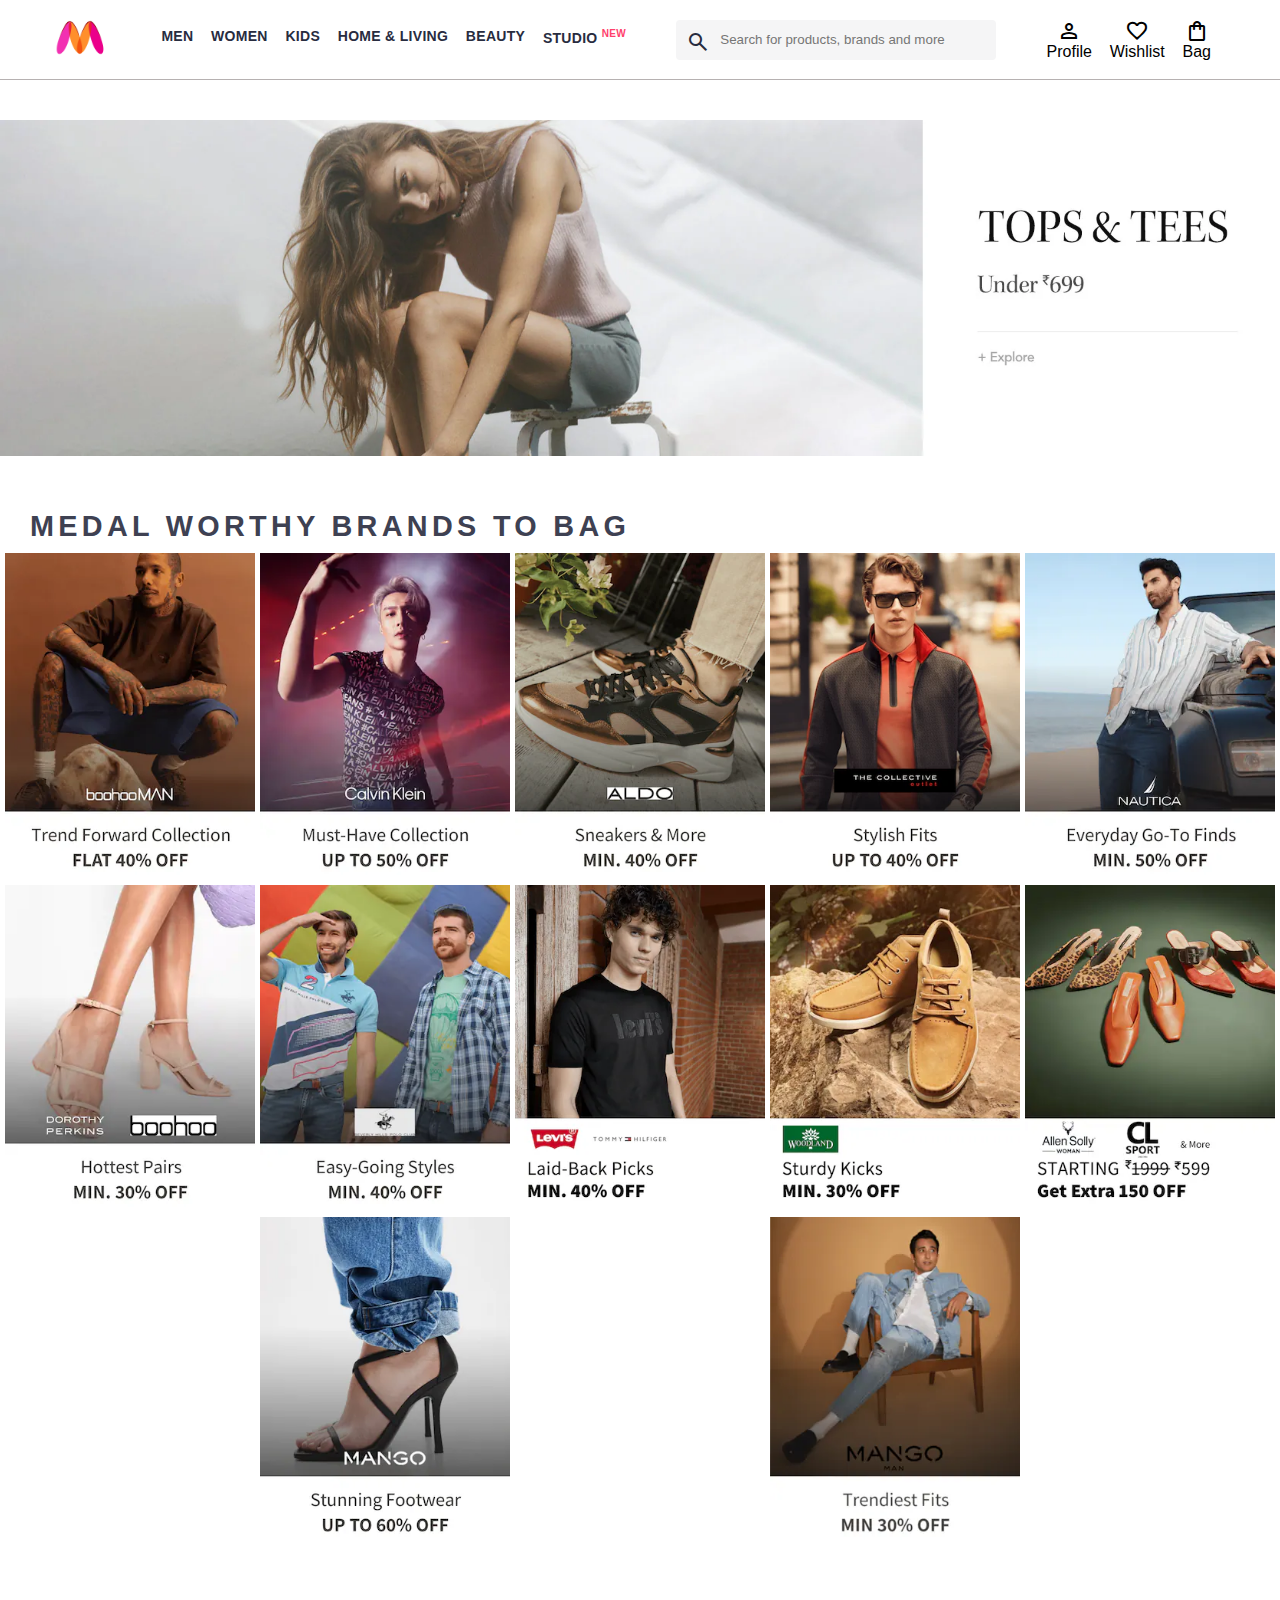
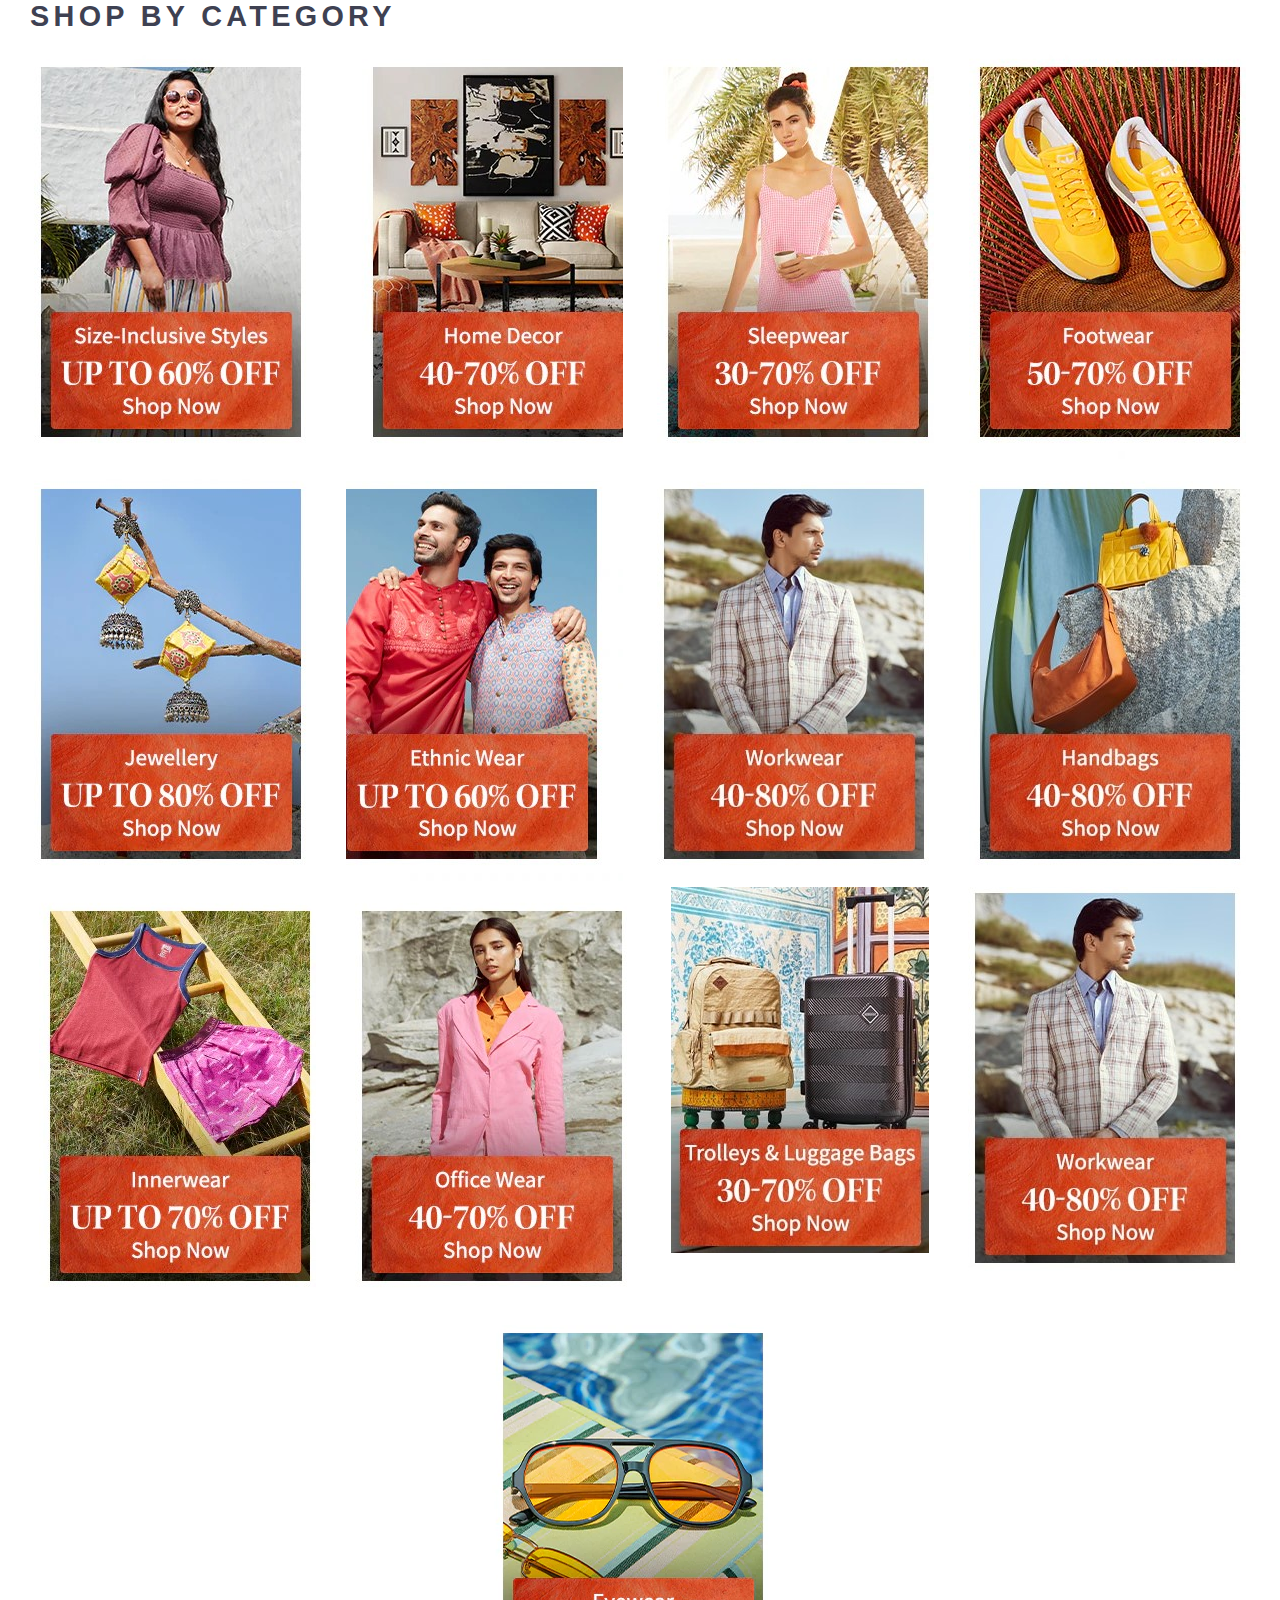
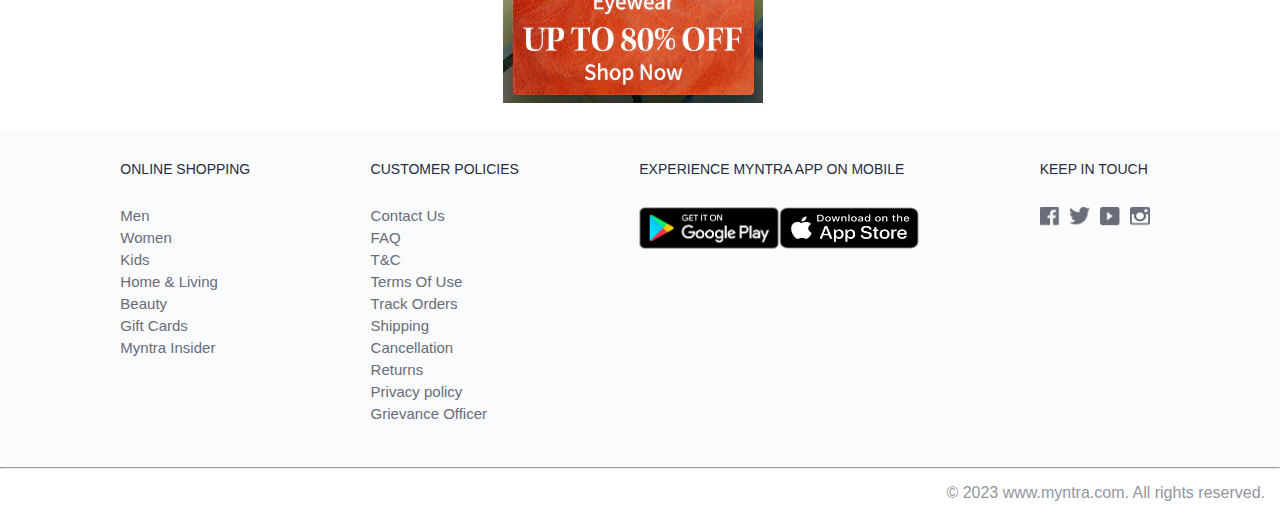
<file: index.html>
<!DOCTYPE html>
<html lang="en">
<head>
    <title>Myntra Clone</title>
    <link rel="stylesheet" href="style.css">
    <link rel="stylesheet" href="https://fonts.googleapis.com/css2?family=Material+Symbols+Outlined:opsz,wght,FILL,GRAD@20..48,100..700,0..1,-50..200" />
</head>
<body>
    <header>
        <div class="logo_container">
            <a href="#"><img class="myntra_home" src="images/myntra_logo.webp" alt="Myntra Home"></a>
        </div>
        <nav class="nav_bar">
            <a href="#">Men</a>
            <a href="#">Women</a>
            <a href="#">Kids</a>
            <a href="#">Home & Living</a>
            <a href="#">Beauty</a>
            <a href="#">Studio <sup>New</sup></a>
        </nav>
        <div class="search_bar">
            <span class="material-symbols-outlined search_icon">search</span>
            <input class="search_input" placeholder="Search for products, brands and more">
        </div>
        <div class="action_bar">
            <div class="action_container">
                <span class="material-symbols-outlined action_icon">person</span>
                <span class="action_name">Profile</span>
            </div>

            <div class="action_container">
                <span class="material-symbols-outlined action_icon">favorite</span>
                <span class="action_name">Wishlist</span>
            </div>

            <div class="action_container">
                <span class="material-symbols-outlined action_icon">shopping_bag</span>
                <span class="action_name">Bag</span>
            </div>
        </div>
    </header>
    <main>
        <div class="banner_container">
            <img class="banner_image" src="images/banner.jpg" alt="Main Banner">
        </div>
        <div class="category_heading">MEDAL WORTHY BRANDS TO BAG</div>
        <div class="category_items">
          <a href="#"><img class="sale_item" src="images/offers/1.png" alt=""></a>
          <a href="#"><img class="sale_item" src="images/offers/2.png" alt=""></a>  
          <a href="#"><img class="sale_item" src="images/offers/3.png" alt=""></a>  
          <a href="#"><img class="sale_item" src="images/offers/4.png" alt=""></a>  
          <a href="#"><img class="sale_item" src="images/offers/5.png" alt=""></a>  
          <a href="#"><img class="sale_item" src="images/offers/6.png" alt=""></a>  
          <a href="#"><img class="sale_item" src="images/offers/7.png" alt=""></a>  
          <a href="#"><img class="sale_item" src="images/offers/8.png" alt=""></a>  
          <a href="#"><img class="sale_item" src="images/offers/9.png" alt=""></a>  
          <a href="#"><img class="sale_item" src="images/offers/10.png" alt=""></a>  
          <a href="#"><img class="sale_item" src="images/offers/11.png" alt=""></a>  
          <a href="#"><img class="sale_item" src="images/offers/12.png" alt=""></a>  
        </div>

        <div class="category_heading">SHOP BY CATEGORY</div>
        <div class="category_items">
          <a href="#"><img class="sale_category" src="images/categories/1.jpg" alt=""></a>
          <a href="#"><img class="sale_category" src="images/categories/2.jpg" alt=""></a>
          <a href="#"><img class="sale_category" src="images/categories/3.jpg" alt=""></a>
          <a href="#"><img class="sale_category" src="images/categories/4.jpg" alt=""></a>
          <a href="#"><img class="sale_category" src="images/categories/5.jpg" alt=""></a>
          <a href="#"><img class="sale_category" src="images/categories/6.jpg" alt=""></a>
          <a href="#"><img class="sale_category" src="images/categories/7.jpg" alt=""></a>
          <a href="#"><img class="sale_category" src="images/categories/8.jpg" alt=""></a>
          <a href="#"><img class="sale_category" src="images/categories/9.jpg" alt=""></a>
          <a href="#"><img class="sale_category" src="images/categories/10.jpg" alt=""></a>
          <a href="#"><img class="sale_category" src="images/categories/11.jpg" alt=""></a>
          <a href="#"><img class="sale_category" src="images/categories/13.jpg" alt=""></a>
          <a href="#"><img class="sale_category" src="images/categories/14.jpg" alt=""></a>
        </div>
    </main>
    <footer>
        <div class="footer_container">
          <div class="footer_column">
          <a href="#" class="ONLINE">ONLINE SHOPPING</a>
          <a href="#">Men</a>
          <a href="#">Women</a>
          <a href="#">Kids</a>
          <a href="#">Home & Living</a>
          <a href="#">Beauty</a>
          <a href="#">Gift Cards</a>
          <a href="#">Myntra Insider</a>
        </div>
  
        <div class="footer_column">
          <a href="#" class="ONLINE">CUSTOMER POLICIES</a>
          <a href="#">Contact Us</a>
          <a href="#">FAQ</a>
          <a href="#">T&C</a>
          <a href="#">Terms Of Use</a>
          <a href="#">Track Orders</a>
          <a href="#">Shipping</a>
          <a href="#">Cancellation</a>
          <a href="#">Returns</a>
          <a href="#">Privacy policy</a>
          <a href="#">Grievance Officer</a>
        </div>
  
        <div class="footer_column">
          <a href="#" class="ONLINE">EXPERIENCE MYNTRA APP ON MOBILE</a>
          <div class="playstore">
          <a href="#"><img class="google_image" src="images/footer/google.jpg" alt="google"></a>
          <a href="#"><img class="apple_image" src="images/footer/apple.jpg" alt="apple"></a>
          </div>  
        </div>
  
        <div class="footer_column">
          <a href="#" class="ONLINE">KEEP IN TOUCH</a>
          <div class="social">
            <a href="#"><img class="social_iamges" src="images/footer/facebook.jpg" alt=""></a>
            <a href="#"><img class="social_iamges" src="images/footer/twitter.jpg" alt=""></a>
            <a href="#"><img class="social_iamges" src="images/footer/youtube.jpg" alt=""></a>
            <a href="#"><img class="social_iamges" src="images/footer/insta.jpg" alt=""></a>
          </div>
        </div>
      </div>
        <hr>

        <div class="copyright">
            © 2023 www.myntra.com. All rights reserved.
        </div>
    </footer>
</body>
</html>
</file>
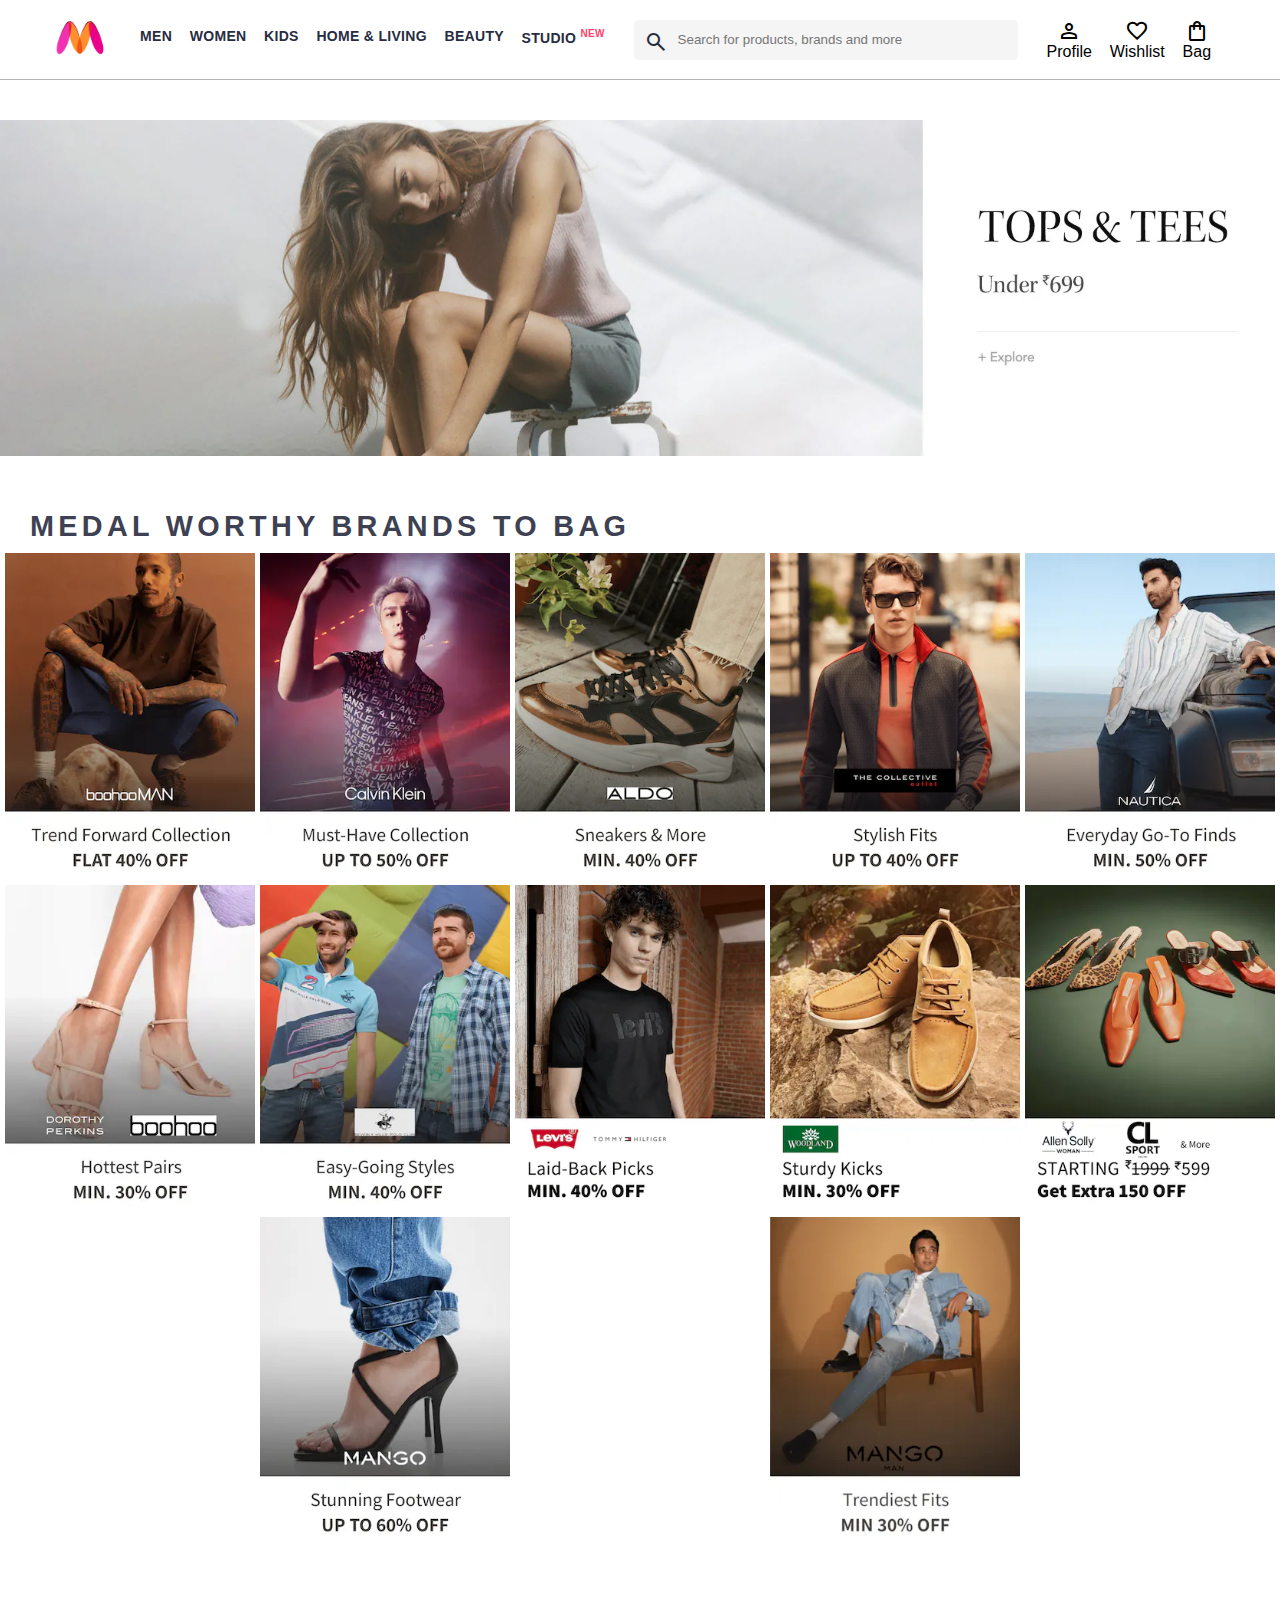
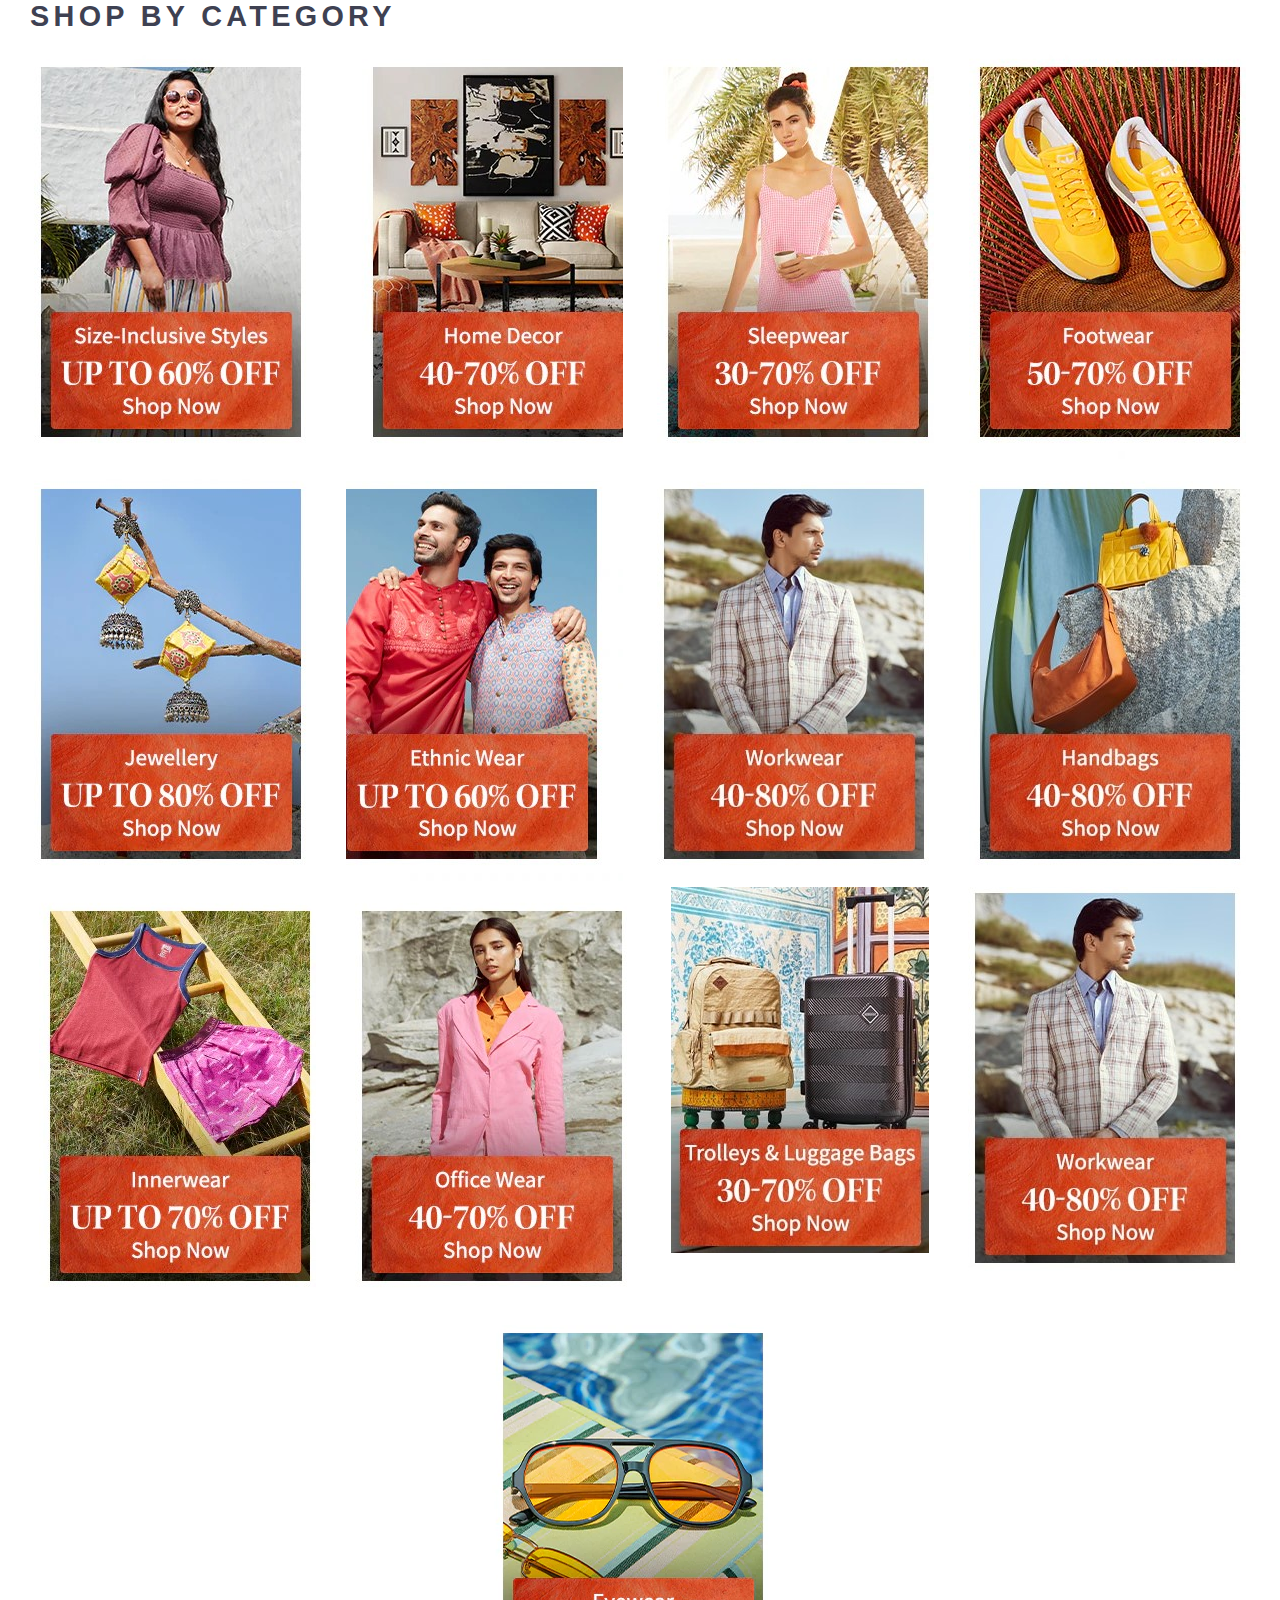
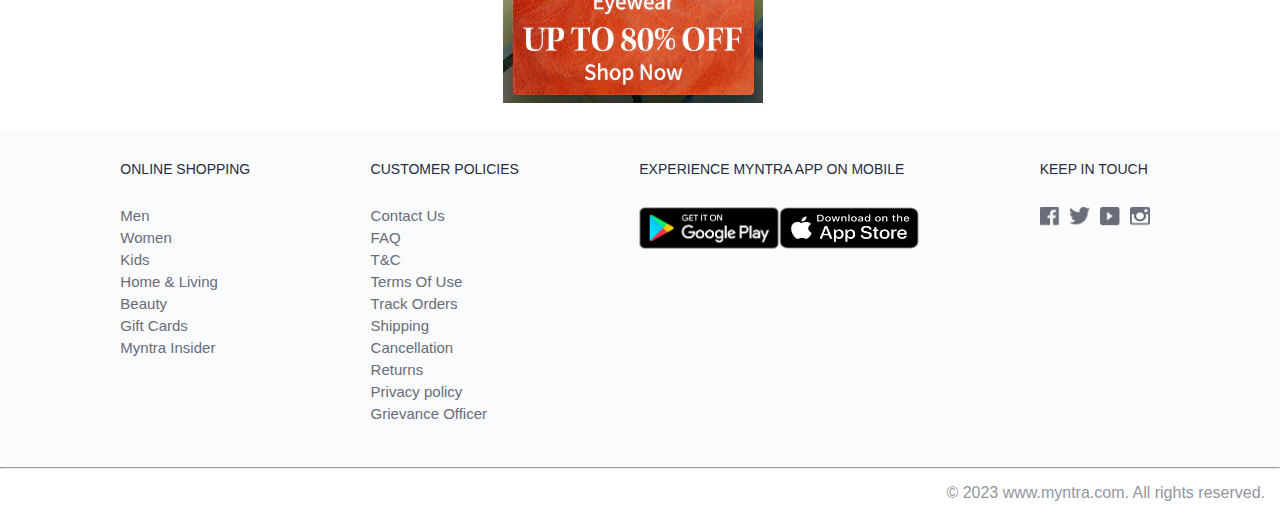
<file: indexx.html>
<!DOCTYPE html>
<html lang="en">
<head>
    <title>Myntra Clone</title>
    <link rel="stylesheet" href="indexx.css">
    <link rel="stylesheet" href="https://fonts.googleapis.com/css2?family=Material+Symbols+Outlined:opsz,wght,FILL,GRAD@20..48,100..700,0..1,-50..200" />
</head>
<body>
    <header>
        <div class="logo_container">
            <a href="#"><img class="myntra_home" src="images/myntra_logo.webp" alt="Myntra Home"></a>
        </div>
        <nav class="nav_bar">
            <a href="#">Men</a>
            <a href="#">Women</a>
            <a href="#">Kids</a>
            <a href="#">Home & Living</a>
            <a href="#">Beauty</a>
            <a href="#">Studio <sup>New</sup></a>
        </nav>
        <div class="search_bar">
            <span class="material-symbols-outlined search_icon">search</span>
            <input class="search_input" placeholder="Search for products, brands and more">
        </div>
        <div class="action_bar">
            <div class="action_container">
                <span class="material-symbols-outlined action_icon">person</span>
                <span class="action_name">Profile</span>
            </div>

            <div class="action_container">
                <span class="material-symbols-outlined action_icon">favorite</span>
                <span class="action_name">Wishlist</span>
            </div>

            <div class="action_container">
                <span class="material-symbols-outlined action_icon">shopping_bag</span>
                <span class="action_name">Bag</span>
            </div>
        </div>
    </header>
    <main>
        <div class="banner_container">
            <img class="banner_image" src="images/banner.jpg" alt="Main Banner">
        </div>
        <div class="category_heading">MEDAL WORTHY BRANDS TO BAG</div>
        <div class="category_items">
          <a href="#"><img class="sale_item" src="images/offers/1.png" alt=""></a>
          <a href="#"><img class="sale_item" src="images/offers/2.png" alt=""></a>  
          <a href="#"><img class="sale_item" src="images/offers/3.png" alt=""></a>  
          <a href="#"><img class="sale_item" src="images/offers/4.png" alt=""></a>  
          <a href="#"><img class="sale_item" src="images/offers/5.png" alt=""></a>  
          <a href="#"><img class="sale_item" src="images/offers/6.png" alt=""></a>  
          <a href="#"><img class="sale_item" src="images/offers/7.png" alt=""></a>  
          <a href="#"><img class="sale_item" src="images/offers/8.png" alt=""></a>  
          <a href="#"><img class="sale_item" src="images/offers/9.png" alt=""></a>  
          <a href="#"><img class="sale_item" src="images/offers/10.png" alt=""></a>  
          <a href="#"><img class="sale_item" src="images/offers/11.png" alt=""></a>  
          <a href="#"><img class="sale_item" src="images/offers/12.png" alt=""></a>  
        </div>

        <div class="category_heading">SHOP BY CATEGORY</div>
        <div class="category_items">
          <a href="#"><img class="sale_category" src="images/categories/1.jpg" alt=""></a>
          <a href="#"><img class="sale_category" src="images/categories/2.jpg" alt=""></a>
          <a href="#"><img class="sale_category" src="images/categories/3.jpg" alt=""></a>
          <a href="#"><img class="sale_category" src="images/categories/4.jpg" alt=""></a>
          <a href="#"><img class="sale_category" src="images/categories/5.jpg" alt=""></a>
          <a href="#"><img class="sale_category" src="images/categories/6.jpg" alt=""></a>
          <a href="#"><img class="sale_category" src="images/categories/7.jpg" alt=""></a>
          <a href="#"><img class="sale_category" src="images/categories/8.jpg" alt=""></a>
          <a href="#"><img class="sale_category" src="images/categories/9.jpg" alt=""></a>
          <a href="#"><img class="sale_category" src="images/categories/10.jpg" alt=""></a>
          <a href="#"><img class="sale_category" src="images/categories/11.jpg" alt=""></a>
          <a href="#"><img class="sale_category" src="images/categories/13.jpg" alt=""></a>
          <a href="#"><img class="sale_category" src="images/categories/14.jpg" alt=""></a>
        </div>
    </main>
    <footer>
        <div class="footer_container">
          <div class="footer_column">
          <a href="#" class="ONLINE">ONLINE SHOPPING</a>
          <a href="#">Men</a>
          <a href="#">Women</a>
          <a href="#">Kids</a>
          <a href="#">Home & Living</a>
          <a href="#">Beauty</a>
          <a href="#">Gift Cards</a>
          <a href="#">Myntra Insider</a>
        </div>
  
        <div class="footer_column">
          <a href="#" class="ONLINE">CUSTOMER POLICIES</a>
          <a href="#">Contact Us</a>
          <a href="#">FAQ</a>
          <a href="#">T&C</a>
          <a href="#">Terms Of Use</a>
          <a href="#">Track Orders</a>
          <a href="#">Shipping</a>
          <a href="#">Cancellation</a>
          <a href="#">Returns</a>
          <a href="#">Privacy policy</a>
          <a href="#">Grievance Officer</a>
        </div>
  
        <div class="footer_column">
          <a href="#" class="ONLINE">EXPERIENCE MYNTRA APP ON MOBILE</a>
          <div class="playstore">
          <a href="#"><img class="google_image" src="images/footer/google.jpg" alt="google"></a>
          <a href="#"><img class="apple_image" src="images/footer/apple.jpg" alt="apple"></a>
          </div>  
        </div>
  
        <div class="footer_column">
          <a href="#" class="ONLINE">KEEP IN TOUCH</a>
          <div class="social">
            <a href="#"><img class="social_iamges" src="images/footer/facebook.jpg" alt=""></a>
            <a href="#"><img class="social_iamges" src="images/footer/twitter.jpg" alt=""></a>
            <a href="#"><img class="social_iamges" src="images/footer/youtube.jpg" alt=""></a>
            <a href="#"><img class="social_iamges" src="images/footer/insta.jpg" alt=""></a>
          </div>
        </div>
      </div>
        <hr>

        <div class="copyright">
            © 2023 www.myntra.com. All rights reserved.
        </div>
    </footer>
</body>
</html>
</file>
<file: style.css>
* {
  margin: 0;
  padding: 0;
  font-family: Assistant,-apple-system,BlinkMacSystemFont,Segoe UI,Roboto,Helvetica,Arial,sans-serif;
  box-sizing: border-box;
}
header {
  display: flex;
  background-color: #ffffff;
  height: 80px;
  justify-content: space-between;
  align-items: center;
  border-bottom: 1px solid #b6b1b1;
}
.myntra_home {
  height: 45px;
}
.logo_container {
  margin-left: 4%;
}
.action_bar {
  margin-right: 4%;
}
.nav_bar {
  display: flex;
  min-width: 500px;
  justify-content: space-evenly;
}
.nav_bar a {
  font-size: 14px;
  letter-spacing: .3px;
  color: #282c3f;
  font-weight: 700;
  text-transform: uppercase;
  text-decoration: none;
  padding: 28px 0;
  border-bottom: 5px solid #ffffff;
}
.nav_bar a:hover {
  border-bottom: 4px solid #f54e77;
}

.nav_bar a sup {
  color: #ff3f6c;
  font-size: 10px;
}

.search_bar {
  height: 40px;
  min-width: 200px;
  width: 25%;
  display: flex;
  align-items: center;
}
.search_icon {
  box-sizing: content-box;
  height: 20px;
  padding: 10px;

  background-color: #f5f5f6;
  color: #282c3f;
  font-weight: 300;
  border-radius: 4px 0 0 4px;
}
.search_input {
  color: #696e79;
  background-color: #f5f5f6;
  flex-grow: 1;
  height: 40px;
  border: 0;
  border-radius: 0 4px 4px 0;
}

.action_bar {
  display: flex;
  min-width: 200px;
  justify-content: space-evenly;
}

.action_container {
  display: flex;
  flex-direction: column;
  align-items: center;
}

/* Main section */
.banner_container {
  margin: 40px 0;
}
.banner_image {
  width: 100%;
}

.category_heading {
  text-transform: uppercase;
  color: #3e4152;
  letter-spacing: .15em;
  font-size: 1.8em;
  margin: 50px 0 10px 30px;
  max-height: 5em;
  font-weight: 700;
}

.category_items {
  display: flex;
  flex-wrap: wrap;
  justify-content: space-evenly;
}

.sale_item {
  width: 250px;
}

.footer_container {
  padding: 30px 0px 40px 0px;
  background: #FAFBFC;
  display: flex;
  justify-content: space-evenly;
}

.footer_column {
  display: flex;
  flex-direction: column;
}

.footer_column .ONLINE {
  color: #282c3f;
  font-size: 14px;
  margin-bottom: 25px;
}

.footer_column a {
  color: #696b79;
  font-size: 15px;
  text-decoration: none;
  padding-bottom: 5px;
}

.google_image, .apple_image{
  width: 140px;
  height: 42px;
}
.playstore{
  display: flex;
  flex-direction: row;
}

.social_iamges{
  width: 20px;
  height: 20px;
  margin-right: 10px;
}
.social{
  display: flex;
  flex-direction: row;
}

.copyright {
  color: #94969f;
  text-align: end;
  padding: 15px;
}
</file>
<file: indexx.css>
* {
  margin: 0;
  padding: 0;
  font-family: Assistant,-apple-system,BlinkMacSystemFont,Segoe UI,Roboto,Helvetica,Arial,sans-serif;
  box-sizing: border-box;
}
header {
  display: flex;
  background-color: #ffffff;
  height: 80px;
  justify-content: space-between;
  align-items: center;
  border-bottom: 1px solid #b6b1b1;
}
.myntra_home {
  height: 45px;
}
.logo_container {
  margin-left: 4%;
}
.action_bar {
  margin-right: 4%;
}
.nav_bar {
  display: flex;
  min-width: 500px;
  justify-content: space-evenly;
}
.nav_bar a {
  font-size: 14px;
  letter-spacing: .3px;
  color: #282c3f;
  font-weight: 700;
  text-transform: uppercase;
  text-decoration: none;
  padding: 28px 0;
  border-bottom: 5px solid #ffffff;
}
.nav_bar a:hover {
  border-bottom: 4px solid #f54e77;
}

.nav_bar a sup {
  color: #ff3f6c;
  font-size: 10px;
}

.search_bar {
  height: 40px;
  min-width: 200px;
  width: 30%;
  display: flex;
  align-items: center;
}
.search_icon {
  box-sizing: content-box;
  height: 20px;
  padding: 10px;

  background-color: #f5f5f6;
  color: #282c3f;
  font-weight: 300;
  border-radius: 4px 0 0 4px;
}
.search_input {
  color: #696e79;
  background-color: #f5f5f6;
  flex-grow: 1;
  height: 40px;
  border: 0;
  border-radius: 0 4px 4px 0;
}

.action_bar {
  display: flex;
  min-width: 200px;
  justify-content: space-evenly;
}

.action_container {
  display: flex;
  flex-direction: column;
  align-items: center;
}

/* Main section */
.banner_container {
  margin: 40px 0;
}
.banner_image {
  width: 100%;
}

.category_heading {
  text-transform: uppercase;
  color: #3e4152;
  letter-spacing: .15em;
  font-size: 1.8em;
  margin: 50px 0 10px 30px;
  max-height: 5em;
  font-weight: 700;
}

.category_items {
  display: flex;
  flex-wrap: wrap;
  justify-content: space-evenly;
}

.sale_item {
  width: 250px;
}

.footer_container {
  padding: 30px 0px 40px 0px;
  background: #FAFBFC;
  display: flex;
  justify-content: space-evenly;
}

.footer_column {
  display: flex;
  flex-direction: column;
}

.footer_column .ONLINE {
  color: #282c3f;
  font-size: 14px;
  margin-bottom: 25px;
}

.footer_column a {
  color: #696b79;
  font-size: 15px;
  text-decoration: none;
  padding-bottom: 5px;
}

.google_image, .apple_image{
  width: 140px;
  height: 42px;
}
.playstore{
  display: flex;
  flex-direction: row;
}

.social_iamges{
  width: 20px;
  height: 20px;
  margin-right: 10px;
}
.social{
  display: flex;
  flex-direction: row;
}

.copyright {
  color: #94969f;
  text-align: end;
  padding: 15px;
}
</file>
